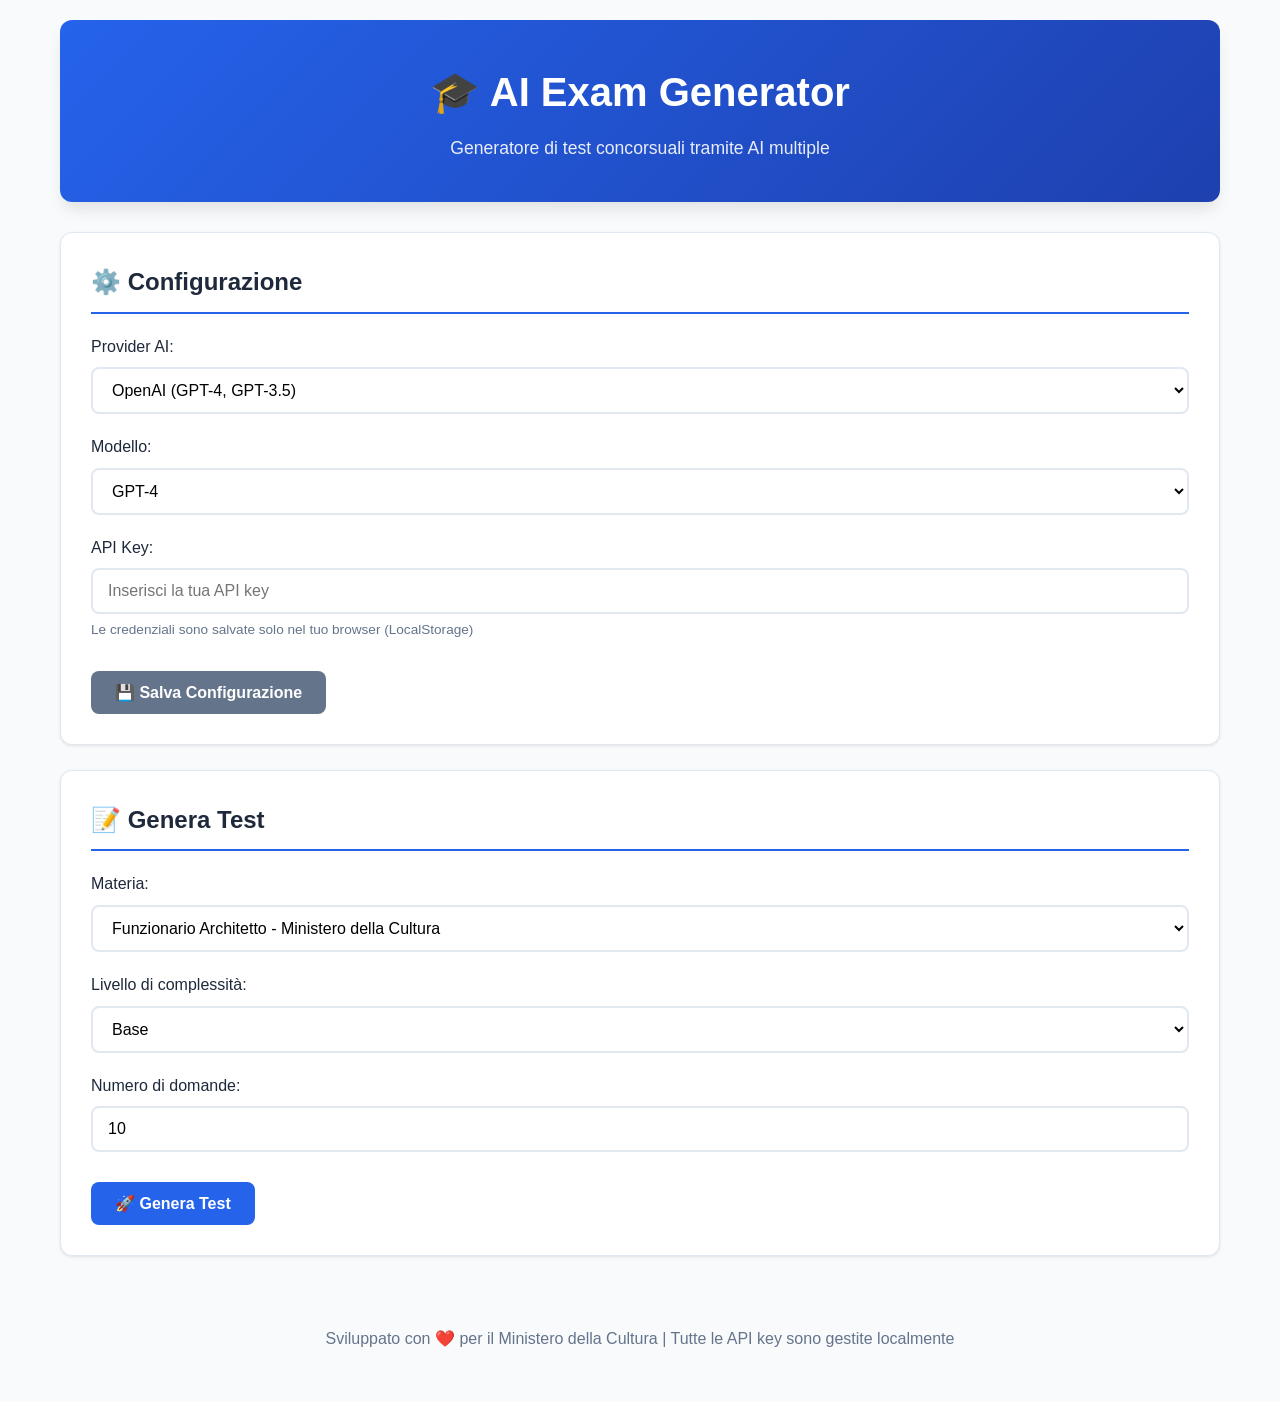
<file: index.html>
<!DOCTYPE html>
<html lang="it">
<head>
    <meta charset="UTF-8">
    <meta name="viewport" content="width=device-width, initial-scale=1.0">
    <title>AI Exam Generator - Test Concorsuali</title>
    <link rel="stylesheet" href="style.css">
</head>
<body>
    <div class="container">
        <!-- Header -->
        <header>
            <h1>🎓 AI Exam Generator</h1>
            <p>Generatore di test concorsuali tramite AI multiple</p>
        </header>

        <!-- Configurazione -->
        <div class="config-panel">
            <h2>⚙️ Configurazione</h2>

            <!-- Selezione Provider AI -->
            <div class="form-group">
                <label for="ai-provider">Provider AI:</label>
                <select id="ai-provider">
                    <option value="openai">OpenAI (GPT-4, GPT-3.5)</option>
                    <option value="anthropic">Anthropic (Claude)</option>
                    <option value="groq">Groq (Llama, Mixtral)</option>
                    <option value="mistral">Mistral AI</option>
                    <option value="custom">Custom Endpoint</option>
                </select>
            </div>

            <!-- Modello (dinamico in base al provider) -->
            <div class="form-group">
                <label for="ai-model">Modello:</label>
                <select id="ai-model">
                    <option value="gpt-4">GPT-4</option>
                    <option value="gpt-3.5-turbo">GPT-3.5 Turbo</option>
                </select>
            </div>

            <!-- API Key -->
            <div class="form-group">
                <label for="api-key">API Key:</label>
                <input type="password" id="api-key" placeholder="Inserisci la tua API key">
                <small>Le credenziali sono salvate solo nel tuo browser (LocalStorage)</small>
            </div>

            <!-- Endpoint personalizzato (visibile solo per Custom) -->
            <div class="form-group" id="custom-endpoint-group" style="display: none;">
                <label for="custom-endpoint">Endpoint personalizzato:</label>
                <input type="text" id="custom-endpoint" placeholder="https://api.example.com/v1/chat/completions">
            </div>

            <!-- Pulsante salva configurazione -->
            <button id="save-config" class="btn btn-secondary">💾 Salva Configurazione</button>
        </div>

        <!-- Generazione Test -->
        <div class="test-panel">
            <h2>📝 Genera Test</h2>

            <!-- Materia -->
            <div class="form-group">
                <label for="subject">Materia:</label>
                <select id="subject">
                    <option value="Funzionario Architetto - Ministero della Cultura">Funzionario Architetto - Ministero della Cultura</option>
                    <option value="Storia dell'Arte">Storia dell'Arte</option>
                    <option value="Legislazione dei Beni Culturali">Legislazione dei Beni Culturali</option>
                    <option value="Restauro e Conservazione">Restauro e Conservazione</option>
                    <option value="Urbanistica">Urbanistica</option>
                    <option value="Diritto Amministrativo">Diritto Amministrativo</option>
                    <option value="custom">Altra materia (personalizzata)</option>
                </select>
            </div>

            <!-- Materia personalizzata -->
            <div class="form-group" id="custom-subject-group" style="display: none;">
                <label for="custom-subject">Materia personalizzata:</label>
                <input type="text" id="custom-subject" placeholder="Es: Archeologia medievale">
            </div>

            <!-- Livello di complessità -->
            <div class="form-group">
                <label for="difficulty">Livello di complessità:</label>
                <select id="difficulty">
                    <option value="base">Base</option>
                    <option value="medio">Medio</option>
                    <option value="avanzato">Avanzato</option>
                    <option value="tecnico-normativo">Tecnico-Normativo</option>
                </select>
            </div>

            <!-- Numero domande -->
            <div class="form-group">
                <label for="num-questions">Numero di domande:</label>
                <input type="number" id="num-questions" min="1" max="50" value="10">
            </div>

            <!-- Pulsante genera -->
            <button id="generate-test" class="btn btn-primary">🚀 Genera Test</button>

            <!-- Loading indicator -->
            <div id="loading" class="loading" style="display: none;">
                <div class="spinner"></div>
                <p>Generazione test in corso...</p>
            </div>
        </div>

        <!-- Risultati -->
        <div class="results-panel" id="results-panel" style="display: none;">
            <h2>📋 Test Generato</h2>

            <!-- Info test -->
            <div class="test-info" id="test-info"></div>

            <!-- Azioni -->
            <div class="actions">
                <button id="export-json" class="btn btn-secondary">📥 Esporta JSON</button>
                <button id="copy-clipboard" class="btn btn-secondary">📋 Copia negli Appunti</button>
                <button id="new-test" class="btn btn-secondary">🔄 Nuovo Test</button>
            </div>

            <!-- Domande -->
            <div id="questions-container" class="questions-container"></div>
        </div>

        <!-- Footer -->
        <footer>
            <p>Sviluppato con ❤️ per il Ministero della Cultura | Tutte le API key sono gestite localmente</p>
        </footer>
    </div>

    <script src="script.js"></script>
</body>
</html>
</file>
<file: style.css>
/* Reset e variabili */
* {
    margin: 0;
    padding: 0;
    box-sizing: border-box;
}

:root {
    --primary-color: #2563eb;
    --secondary-color: #64748b;
    --success-color: #10b981;
    --danger-color: #ef4444;
    --warning-color: #f59e0b;
    --bg-color: #f8fafc;
    --card-bg: #ffffff;
    --text-color: #1e293b;
    --text-muted: #64748b;
    --border-color: #e2e8f0;
    --shadow: 0 1px 3px rgba(0, 0, 0, 0.1);
    --shadow-lg: 0 10px 15px -3px rgba(0, 0, 0, 0.1);
}

body {
    font-family: -apple-system, BlinkMacSystemFont, 'Segoe UI', Roboto, Oxygen, Ubuntu, Cantarell, sans-serif;
    background: var(--bg-color);
    color: var(--text-color);
    line-height: 1.6;
    min-height: 100vh;
}

/* Container principale */
.container {
    max-width: 1200px;
    margin: 0 auto;
    padding: 20px;
}

/* Header */
header {
    text-align: center;
    padding: 40px 20px;
    background: linear-gradient(135deg, var(--primary-color) 0%, #1e40af 100%);
    color: white;
    border-radius: 12px;
    margin-bottom: 30px;
    box-shadow: var(--shadow-lg);
}

header h1 {
    font-size: 2.5em;
    margin-bottom: 10px;
    font-weight: 700;
}

header p {
    font-size: 1.1em;
    opacity: 0.9;
}

/* Pannelli */
.config-panel,
.test-panel,
.results-panel {
    background: var(--card-bg);
    border-radius: 12px;
    padding: 30px;
    margin-bottom: 25px;
    box-shadow: var(--shadow);
    border: 1px solid var(--border-color);
}

.config-panel h2,
.test-panel h2,
.results-panel h2 {
    font-size: 1.5em;
    margin-bottom: 20px;
    color: var(--text-color);
    font-weight: 600;
    border-bottom: 2px solid var(--primary-color);
    padding-bottom: 10px;
}

/* Form groups */
.form-group {
    margin-bottom: 20px;
}

.form-group label {
    display: block;
    margin-bottom: 8px;
    font-weight: 500;
    color: var(--text-color);
}

.form-group input,
.form-group select {
    width: 100%;
    padding: 12px 15px;
    border: 2px solid var(--border-color);
    border-radius: 8px;
    font-size: 1em;
    transition: all 0.3s ease;
    background: var(--card-bg);
}

.form-group input:focus,
.form-group select:focus {
    outline: none;
    border-color: var(--primary-color);
    box-shadow: 0 0 0 3px rgba(37, 99, 235, 0.1);
}

.form-group small {
    display: block;
    margin-top: 5px;
    color: var(--text-muted);
    font-size: 0.85em;
}

/* Pulsanti */
.btn {
    padding: 12px 24px;
    border: none;
    border-radius: 8px;
    font-size: 1em;
    font-weight: 600;
    cursor: pointer;
    transition: all 0.3s ease;
    display: inline-block;
    margin-right: 10px;
    margin-top: 10px;
}

.btn-primary {
    background: var(--primary-color);
    color: white;
}

.btn-primary:hover {
    background: #1e40af;
    transform: translateY(-2px);
    box-shadow: var(--shadow-lg);
}

.btn-secondary {
    background: var(--secondary-color);
    color: white;
}

.btn-secondary:hover {
    background: #475569;
    transform: translateY(-2px);
    box-shadow: var(--shadow-lg);
}

.btn:disabled {
    opacity: 0.6;
    cursor: not-allowed;
    transform: none !important;
}

/* Loading */
.loading {
    text-align: center;
    padding: 30px;
}

.spinner {
    width: 50px;
    height: 50px;
    border: 4px solid var(--border-color);
    border-top-color: var(--primary-color);
    border-radius: 50%;
    animation: spin 1s linear infinite;
    margin: 0 auto 20px;
}

@keyframes spin {
    to { transform: rotate(360deg); }
}

.loading p {
    color: var(--text-muted);
    font-size: 1.1em;
}

/* Test info */
.test-info {
    background: var(--bg-color);
    padding: 20px;
    border-radius: 8px;
    margin-bottom: 20px;
    border-left: 4px solid var(--primary-color);
}

.test-info p {
    margin-bottom: 8px;
}

.test-info strong {
    color: var(--primary-color);
}

/* Actions */
.actions {
    margin-bottom: 30px;
    padding-bottom: 20px;
    border-bottom: 2px solid var(--border-color);
}

/* Domande */
.questions-container {
    display: grid;
    gap: 25px;
}

.question-card {
    background: var(--bg-color);
    border: 2px solid var(--border-color);
    border-radius: 10px;
    padding: 25px;
    transition: all 0.3s ease;
}

.question-card:hover {
    border-color: var(--primary-color);
    box-shadow: var(--shadow-lg);
}

.question-header {
    display: flex;
    align-items: center;
    margin-bottom: 15px;
}

.question-number {
    background: var(--primary-color);
    color: white;
    width: 35px;
    height: 35px;
    border-radius: 50%;
    display: flex;
    align-items: center;
    justify-content: center;
    font-weight: 700;
    margin-right: 15px;
    flex-shrink: 0;
}

.question-text {
    font-size: 1.1em;
    font-weight: 600;
    color: var(--text-color);
    flex-grow: 1;
}

.options-list {
    margin: 20px 0;
}

.option {
    padding: 12px 15px;
    margin-bottom: 10px;
    border: 2px solid var(--border-color);
    border-radius: 8px;
    background: var(--card-bg);
    transition: all 0.2s ease;
    display: flex;
    align-items: center;
}

.option:hover {
    background: var(--bg-color);
}

.option.correct {
    background: #d1fae5;
    border-color: var(--success-color);
    font-weight: 500;
}

.option-label {
    display: inline-block;
    width: 25px;
    height: 25px;
    background: var(--primary-color);
    color: white;
    border-radius: 50%;
    text-align: center;
    line-height: 25px;
    font-weight: 600;
    margin-right: 12px;
    flex-shrink: 0;
}

.option.correct .option-label {
    background: var(--success-color);
}

.explanation {
    background: #fef3c7;
    border-left: 4px solid var(--warning-color);
    padding: 15px;
    border-radius: 8px;
    margin-top: 15px;
}

.explanation strong {
    color: var(--warning-color);
    display: block;
    margin-bottom: 8px;
}

/* Footer */
footer {
    text-align: center;
    padding: 30px 20px;
    color: var(--text-muted);
    margin-top: 40px;
}

/* Responsive */
@media (max-width: 768px) {
    header h1 {
        font-size: 1.8em;
    }

    header p {
        font-size: 1em;
    }

    .config-panel,
    .test-panel,
    .results-panel {
        padding: 20px;
    }

    .btn {
        width: 100%;
        margin-right: 0;
    }

    .question-header {
        flex-direction: column;
        align-items: flex-start;
    }

    .question-number {
        margin-bottom: 10px;
    }
}

/* Utility classes */
.hidden {
    display: none !important;
}

.text-center {
    text-align: center;
}

.mt-20 {
    margin-top: 20px;
}

.mb-20 {
    margin-bottom: 20px;
}

/* Alert messages */
.alert {
    padding: 15px 20px;
    border-radius: 8px;
    margin-bottom: 20px;
    font-weight: 500;
}

.alert-success {
    background: #d1fae5;
    color: #065f46;
    border-left: 4px solid var(--success-color);
}

.alert-error {
    background: #fee2e2;
    color: #991b1b;
    border-left: 4px solid var(--danger-color);
}

.alert-warning {
    background: #fef3c7;
    color: #92400e;
    border-left: 4px solid var(--warning-color);
}

.alert-info {
    background: #dbeafe;
    color: #1e40af;
    border-left: 4px solid var(--primary-color);
}
</file>
